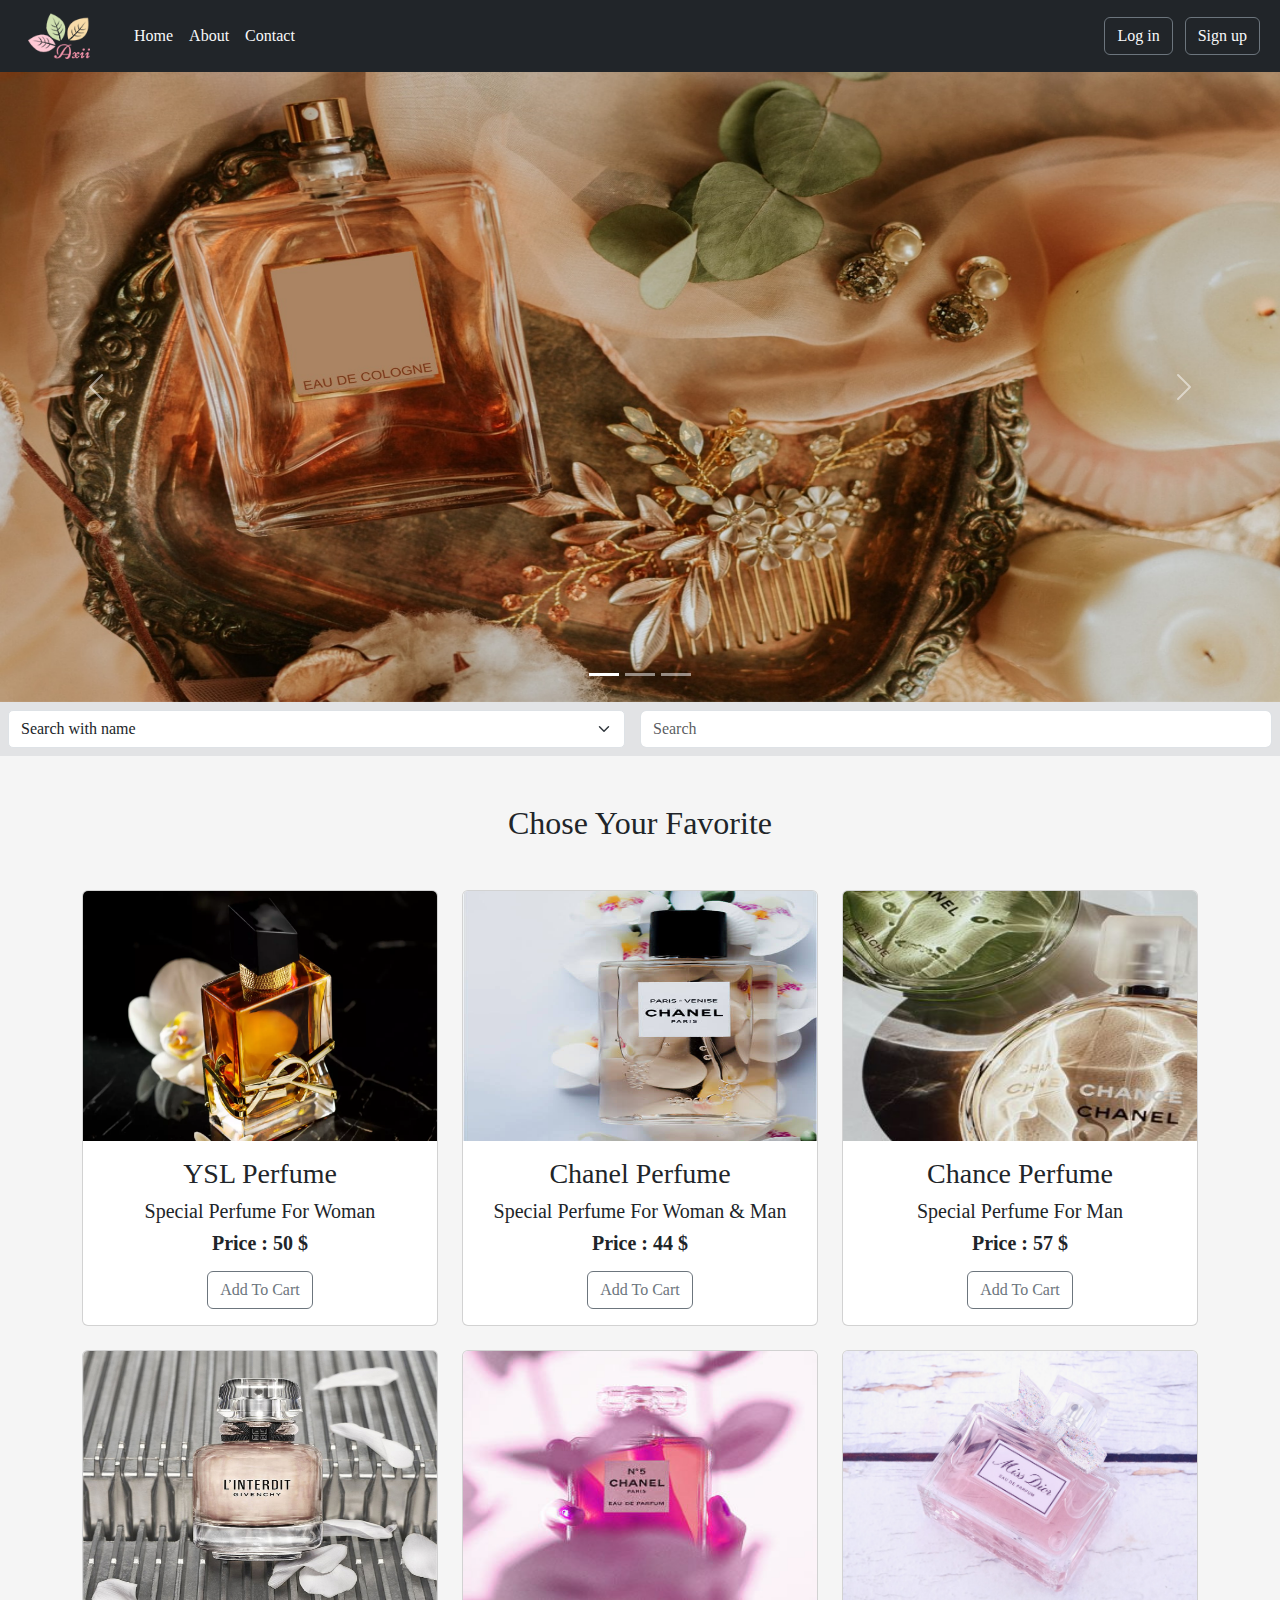
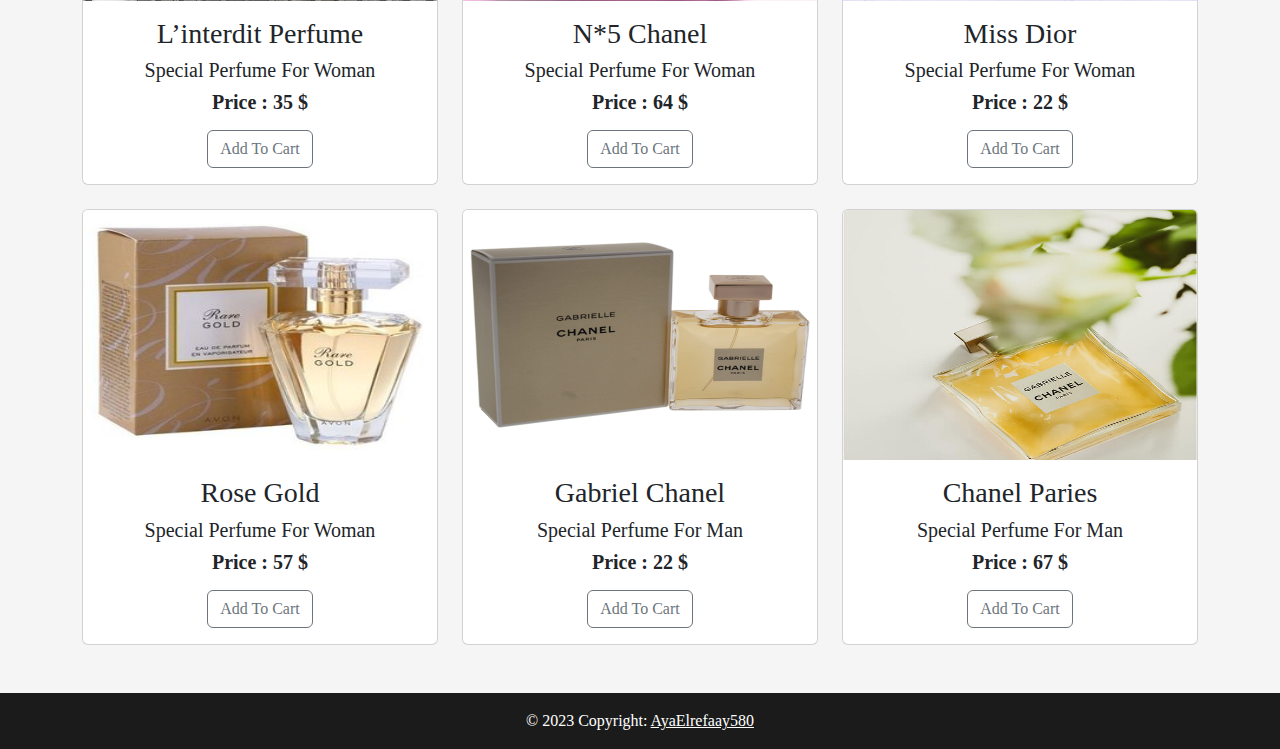
<file: index.html>
<!DOCTYPE html>
<html lang="en">
<head>
    <meta charset="UTF-8">
    <meta name="viewport" content="width=device-width, initial-scale=1.0">
    <title>Axi</title>
    <link rel="stylesheet" href="./css/all.css">
    <link rel="stylesheet" href="./css/style.css">
    <link rel="stylesheet" href="./bootstrap-5.3.0-dist/css/bootstrap.min.css">
</head>
<body style="font-family:serif ;background-color: whitesmoke;">

  <nav class="navbar navbar-expand-lg navbar-light bg-dark">
    <div class="container-fluid">
      <a class="navbar-brand mx-3 " href="index.html"><img src="images/logo_300x300.webp" alt="" class="w-75"></a>
      <button class="navbar-toggler bg-light" type="button" data-bs-toggle="collapse" data-bs-target="#navbarTogglerDemo02" aria-controls="navbarTogglerDemo02" aria-expanded="false" aria-label="Toggle navigation">
        <span class="navbar-toggler-icon bg-light"></span>
      </button>
      <div class="collapse navbar-collapse" id="navbarTogglerDemo02">
        <ul class="navbar-nav me-auto mb-2 mb-lg-0">
          <li class="nav-item">
            <a class="nav-link text-light line2" aria-current="page" href="index.html">Home</a>
          </li>
          <li class="nav-item">
            <a class="nav-link text-light line2" href="about.html">About</a>
          </li>
          <li class="nav-item line2">
            <a class="nav-link text-light  " href="contact.html" >Contact</a>
          </li>
        </ul>
        <div class="d-flex" id="links" >
          
          <button class="btn btn-outline-secondary me-2" type="submit"  ><a href="login.html" class="link-offset-2 link-underline link-underline-opacity-0 text-light ">Log in</a></button>
          <button class="btn btn-outline-secondary me-2" type="submit"  ><a href="register.html" class="link-offset-2 link-underline link-underline-opacity-0 text-light" >Sign up</a></button>
        </div>
        <ul id="user_info" class=" nav">
          <li class="nav-item mt-1 line"><a href="index.html" id="user" style="color: rgb(235, 235, 178);"></a></li>
          <li class="nav-item shopping-cart mx-3  ">
  
              <button class="btn btn-outline-secondary position-relative" type="button" data-bs-toggle="offcanvas" data-bs-target="#offcanvasRight" aria-controls="offcanvasRight"><i class="fas fa-shopping-cart text-light"  class="btn btn-primary" type="button" data-bs-toggle="offcanvas" data-bs-target="#offcanvasRight" aria-controls="offcanvasRight"></i>
                <span class="position-absolute top-0 start-100 translate-middle badge rounded-pill bg-danger" id="count">
                  0
                </span></button>
              <!-- <div class="carts_products">
                  <div></div>
                  <a href="cartsproducts.html">View All Products</a>
              </div> -->
          </li>
          <li class="nav-item"><button class="btn btn-outline-secondary text-light" type="submit" id="logout">Logout</button></li>
  
      </ul>
      </div>
      
    
    </div>
  </nav>

  <div class="offcanvas offcanvas-end" tabindex="-1" id="offcanvasRight" aria-labelledby="offcanvasRightLabel" >
    <div class="offcanvas-header">
      <h3 id="offcanvasRightLabel">My Cart</h3>
      <button type="button" class="btn-close text-reset" data-bs-dismiss="offcanvas" aria-label="Close"></button>
    </div>
    <div class="offcanvas-body container">
      <p id="CartItem" class="text-center"> My Cart is empty</p>
    </div>
    
    <div id="root"></div>
    <h5 class="text-center bg-black m-0 p-2 carts_products"><a href="cartsproducts.html" class=" text-light" style="text-decoration: none;">View All Products</a></h5>
    <div class=" container foot">
      <h5 class=" mt-3">Total</h5>
      <h5 id="total" class=" mt-3">$ 0.00</h5>
    </div>
    
  </div>

<div id="carouselExampleCaptions" class="carousel slide" data-bs-ride="carousel">
  <div class="carousel-indicators">
    <button type="button" data-bs-target="#carouselExampleCaptions" data-bs-slide-to="0" class="active" aria-current="true" aria-label="Slide 1"></button>
    <button type="button" data-bs-target="#carouselExampleCaptions" data-bs-slide-to="1" aria-label="Slide 2"></button>
    <button type="button" data-bs-target="#carouselExampleCaptions" data-bs-slide-to="2" aria-label="Slide 3"></button>
  </div>
  <div class="carousel-inner"  >
    <div class="carousel-item active"  >
      <img src="images/perfume-header-17-wp.jpg" class="d-block  w-100" alt="..." style="height: 70vh;" >
    </div>
    <div class="carousel-item">
      <img src="images/55.jpgv=1691390421" class="d-block w-100 " alt="..." style="height: 70vh;">
    </div>
    <div class="carousel-item">
      <img src="images/vv.webp" class="d-block w-100  " alt="..." style="height: 70vh;">
    </div>
  </div>
  <button class="carousel-control-prev" type="button" data-bs-target="#carouselExampleCaptions" data-bs-slide="prev">
    <span class="carousel-control-prev-icon" aria-hidden="true"></span>
    <span class="visually-hidden">Previous</span>
  </button>
  <button class="carousel-control-next" type="button" data-bs-target="#carouselExampleCaptions" data-bs-slide="next">
    <span class="carousel-control-next-icon" aria-hidden="true"></span>
    <span class="visually-hidden">Next</span>
  </button>
</div>

<div class="container-fluid">
  <div class="row">
<div class=" col-5 input-group bg-secondary-subtle p-2 " >
  <select id="selectSearch" class=" col-6 form-select  me-3" aria-label="Default select example" style="border-radius: 5px;">
    <option value="0" selected>Search with name</option>
    <option value="1">Search with category</option>
  </select>

  <div class=" col-6 form-outline ">
    <input type="search" id="find" class="form-control col-5"  placeholder="Search"/>
  </div>
</div>
</div>
</div>


<div class="container">
  <h2 class="text-center my-5">Chose Your Favorite</h2>
  <div id="nothing-alert" class="">Nothing Found</div>
  <div class="row row-cols-1 row-cols-md-3 g-4 products" id="myProducts">
  </div>
</div>



<footer class="text-center text-white mt-5  "   style="background-color: #222" >
  <!-- Grid container -->
  <!-- <div class="container p-4"></div> -->
  <!-- Grid container -->

  <!-- Copyright -->
  <div class="text-center p-3" style="background-color: rgba(0, 0, 0, 0.2);">
    © 2023 Copyright:
    <a class="text-white" href="https://AyaElrefaay580@gmail.com">AyaElrefaay580</a>
  </div>
  <!-- Copyright -->
</footer>

  <script src="./js/script.js"></script>
  <script src="./bootstrap-5.3.0-dist/js/bootstrap.bundle.min.js"></script>
</body>
</html>
</file>
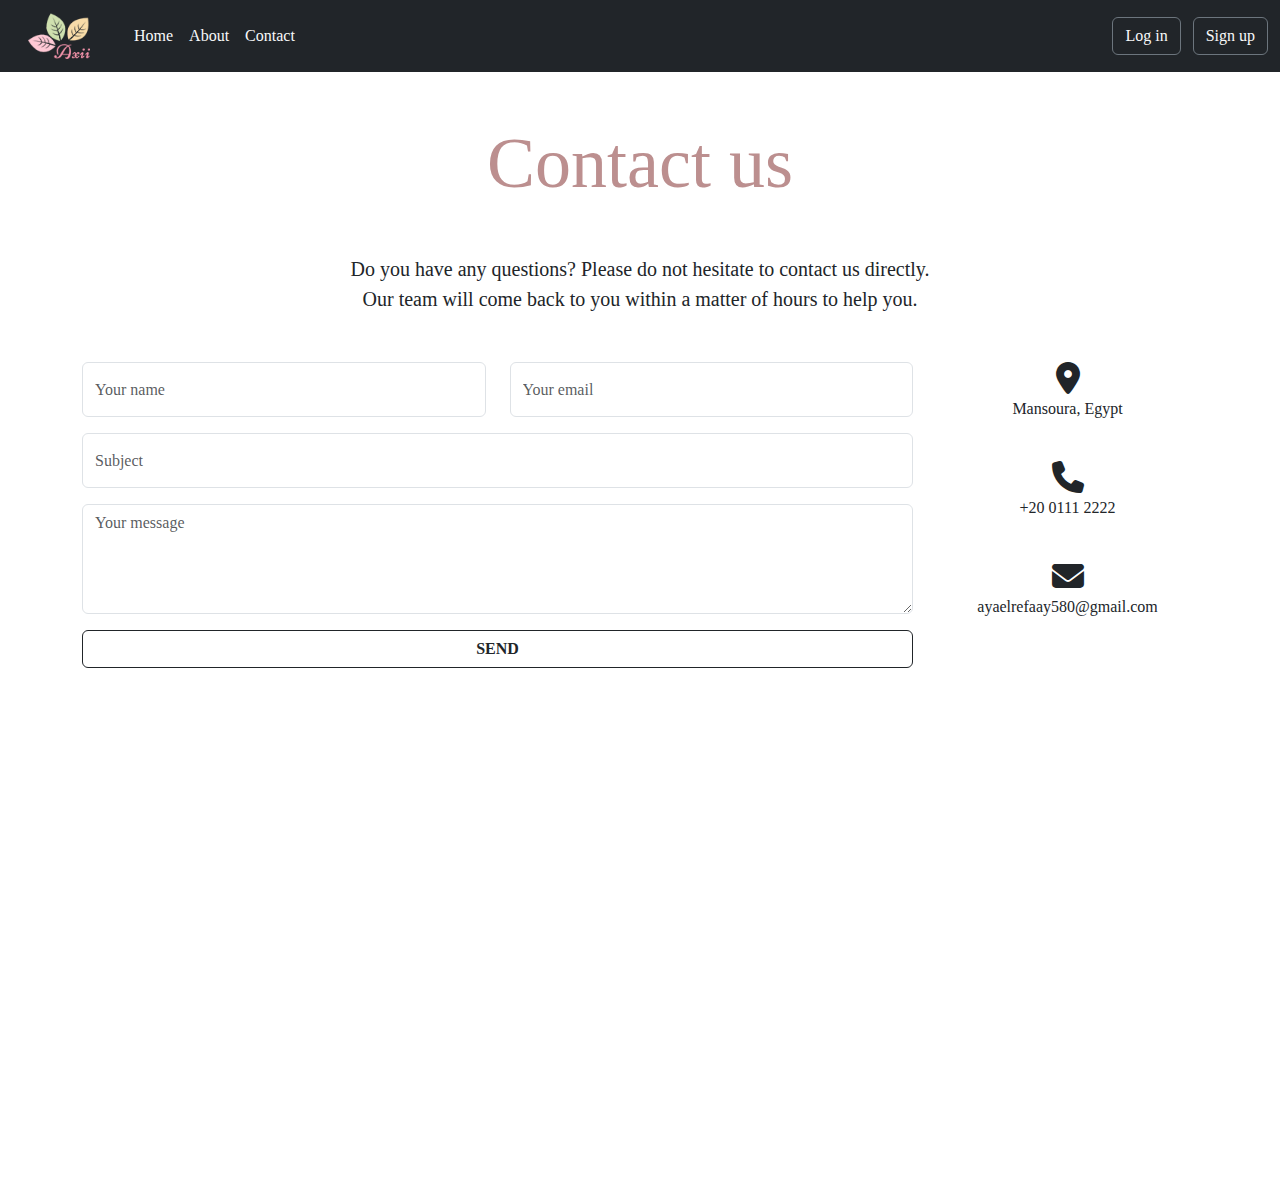
<file: contact.html>
<!DOCTYPE html>
<html lang="en">
<head>
    <meta charset="UTF-8">
    <meta name="viewport" content="width=device-width, initial-scale=1.0">
    <title>Contact us</title>
    <link rel="stylesheet" href="./css/style.css">
    <link rel="stylesheet" href="./css/all.css">
    <link rel="stylesheet" href="./bootstrap-5.3.0-dist/css/bootstrap.min.css">
</head>
<body style="font-family:serif ;">
    <section>

        <div class="offcanvas offcanvas-end" tabindex="-1" id="offcanvasExample" aria-labelledby="offcanvasExampleLabel">
          <div class="offcanvas-header">
            <h5 class="offcanvas-title" id="offcanvasExampleLabel">Offcanvas</h5>
            <button type="button" class="btn-close text-reset" data-bs-dismiss="offcanvas" aria-label="Close"></button>
          </div>
          <div class="offcanvas-body">
            <div>
              Some text as placeholder. In real life you can have the elements you have chosen. Like, text, images, lists, etc.
            </div>
            <div class="dropdown mt-3">
              <button class="btn btn-secondary dropdown-toggle" type="button" id="dropdownMenuButton" data-bs-toggle="dropdown">
                Dropdown button
              </button>
              <ul class="dropdown-menu" aria-labelledby="dropdownMenuButton">
                <li><a class="dropdown-item" href="#">Action</a></li>
                <li><a class="dropdown-item" href="#">Another action</a></li>
                <li><a class="dropdown-item" href="#">Something else here</a></li>
              </ul>
            </div>
          </div>
        </div>
        <nav class="navbar navbar-expand-lg navbar-light bg-dark">
            <div class="container-fluid">
              <a class="navbar-brand mx-3 " href="index.html"><img src="images/logo_300x300.webp" alt="" class="w-75"></a>
              <button class="navbar-toggler bg-light" type="button" data-bs-toggle="collapse" data-bs-target="#navbarTogglerDemo02" aria-controls="navbarTogglerDemo02" aria-expanded="false" aria-label="Toggle navigation">
                <span class="navbar-toggler-icon bg-light"></span>
              </button>
              <div class="collapse navbar-collapse" id="navbarTogglerDemo02">
                <ul class="navbar-nav me-auto mb-2 mb-lg-0">
                  <li class="nav-item">
                    <a class="nav-link text-light" aria-current="page" href="index.html">Home</a>
                  </li>
                  <li class="nav-item">
                    <a class="nav-link text-light" href="about.html">About</a>
                  </li>
                  <li class="nav-item">
                    <a class="nav-link text-light " href="contact.html" >Contact</a>
                  </li>
                </ul>
                <div class="d-flex" id="links" >
                  
                  <button class="btn btn-outline-secondary me-2" type="submit"><a href="login.html" class="link-offset-2 link-underline link-underline-opacity-0 text-light ">Log in</a></button>
                  <button class="btn btn-outline-secondary" type="submit"><a href="register.html" class="link-offset-2 link-underline link-underline-opacity-0 text-light">Sign up</a></button>
                </div>
              </div>

              <ul id="user_info" class=" nav">
                <li class="nav-item mt-1 line"><a href="index.html" id="user" style="color: rgb(235, 235, 178);"></a></li>
                <li class="nav-item shopping-cart mx-3  ">
        
                    <button class="btn btn-outline-secondary position-relative" type="button" data-bs-toggle="offcanvas" data-bs-target="#offcanvasRight" aria-controls="offcanvasRight"><i class="fas fa-shopping-cart text-light"  class="btn btn-primary" type="button" data-bs-toggle="offcanvas" data-bs-target="#offcanvasRight" aria-controls="offcanvasRight"></i>
                      <span class="position-absolute top-0 start-100 translate-middle badge rounded-pill bg-danger" id="count">
                        0
                      </span></button>
                    <div class="carts_products">
                        <div></div>
                        <!-- <a href="cartsproducts.html">View All Products</a> -->
                    </div>
                </li>
                <li class="nav-item"><button class="btn btn-outline-secondary" type="submit" id="logout"><a href="#" id="logout" class="link-offset-2 link-underline link-underline-opacity-0 text-light">Log Out</a></button></li>
        
            </ul> 

            </div>
          </nav>
    </section>

    <div class="offcanvas offcanvas-end" tabindex="-1" id="offcanvasRight" aria-labelledby="offcanvasRightLabel">
      <div class="offcanvas-header">
        <h3 id="offcanvasRightLabel">My Cart</h3>
        <button type="button" class="btn-close text-reset" data-bs-dismiss="offcanvas" aria-label="Close"></button>
      </div>
      <div class="offcanvas-body container">
        <p id="CartItem" class="text-center"> My Cart is empty</p>
      </div>
      <div id="root"></div>
      <div class=" container foot">
        <h5 class=" mt-3">Total</h5>
        <h5 id="total" class=" mt-3">$ 0.00</h5>
      </div>
    </div>
    <section class="mb-4 text-center container">
        <h2 class="display-2 font-weight-bold text-center my-5" style="color: rosybrown;">Contact us</h2>
        <p class="text-center fs-5 mx-auto mb-5">Do you have any questions? Please do not hesitate to contact us directly. <br> Our team will come back to you within
            a matter of hours to help you.</p>
        <div class="row">
            <div class="col-md-9 mb-md-0 mb-5">
                <form id="contact-form" name="contact-form">
                    <div class="row">
                        <div class="col-md-6">
                            <div class="md-form mb-3">
                                <input type="text" id="name" name="name" class="form-control" placeholder="Your name" style="height: 55px;">
                            </div>
                        </div>
                        <div class="col-md-6">
                            <div class="md-form mb-3">
                                <input type="text" id="email" name="email" class="form-control" placeholder="Your email" style="height: 55px;">
                            </div>
                        </div>
                    </div>
                <div class="row">
                    <div class="col-md-12">
                        <div class="md-form mb-3 " >
                            <input type="text" id="subject" name="subject" class="form-control" placeholder="Subject" style="height: 55px;" >
                        </div>
                    </div>
                </div>
                <div class="row">
                    <div class="col-md-12">
                        <div class="md-form mb-3">
                            <textarea type="text" id="message" name="message" rows="2" class="form-control md-textarea" placeholder="Your message" style="height: 110px;"></textarea>
                        </div>
                    </div>
                </div>
            </form>
            <div class="text-center text-md-left">
                <a class="btn btn-outline-dark w-100 fw-bold text-uppercase">Send</a>
            </div>
        </div>
        <div class="col-md-3 text-center">
            <ul class="list-unstyled mb-">
                <li><i class="fas fa-map-marker-alt fa-2x"></i>
                    <p> Mansoura, Egypt</p>
                </li>
                <li><i class="fas fa-phone mt-4 fa-2x"></i>
                    <p>+20 0111 2222</p>
                </li>
                <li><i class="fas fa-envelope mt-4 fa-2x"></i>
                    <p>ayaelrefaay580@gmail.com</p>
                </li>
            </ul>
        </div>
    </div>
    </section>
    
    <!--Google map-->
<div id="map-container-google-2" class=" map-container text-center" >
      <iframe src="https://www.google.com/maps/d/embed?mid=17ypu6lK4l8NDAz2aRpyzK68cseM&hl=en_US&ehbc=2E312F" width="1100" height="480"></iframe>
  </div>
  <!--Google Maps-->
        <script src="./js/script.js"></script>
        <script src="./bootstrap-5.3.0-dist/js/bootstrap.bundle.min.js"></script>
</body>
</html>
</file>
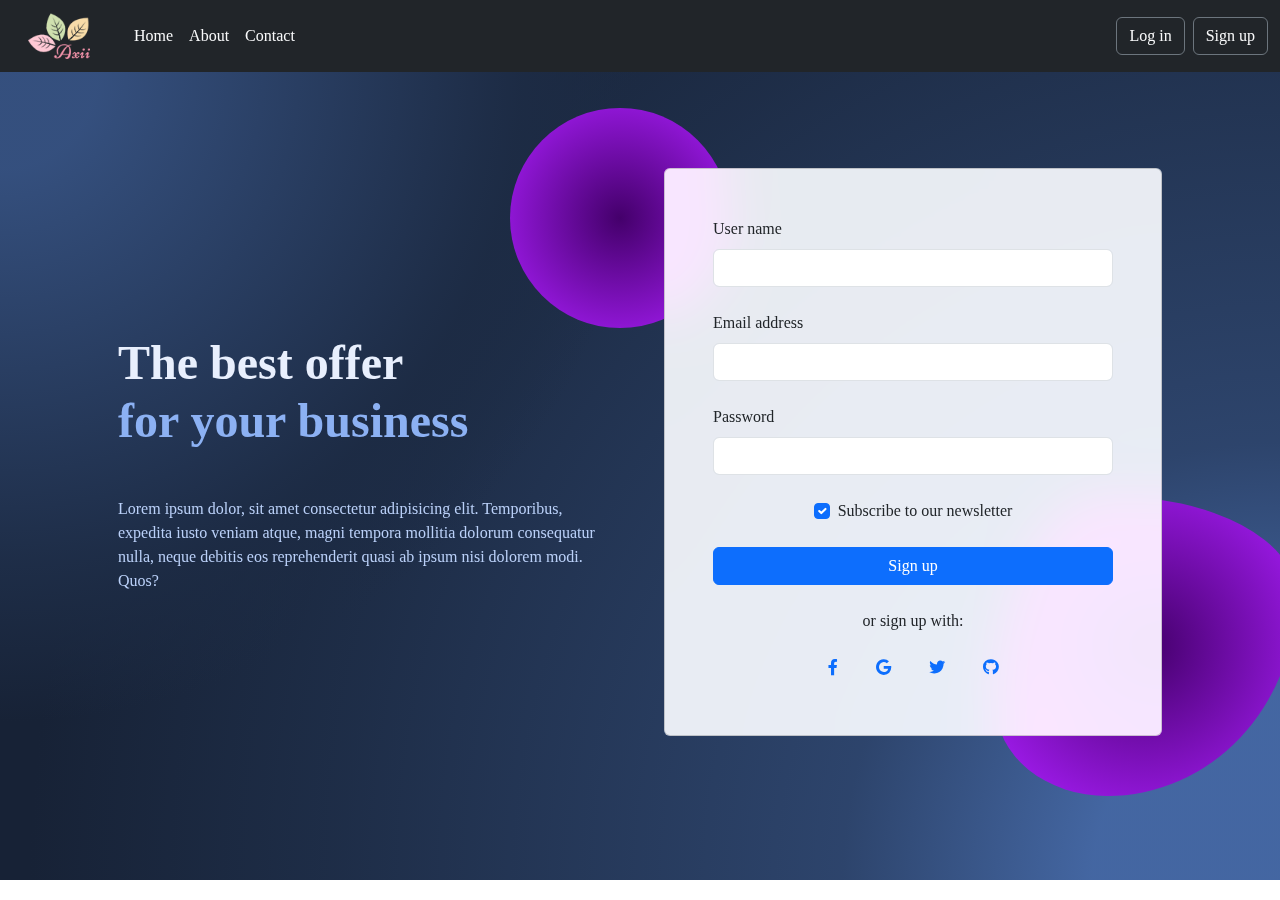
<file: register.html>
<!DOCTYPE html>
<html lang="en">
<head>
    <meta charset="UTF-8">
    <meta name="viewport" content="width=device-width, initial-scale=1.0">
    <title>Axi</title>
    <link rel="stylesheet" href="./css/all.css">
    <link rel="stylesheet" href="./css/style.css">
    <link rel="stylesheet" href="./bootstrap-5.3.0-dist/css/bootstrap.min.css">
</head>
<body style="font-family:serif ;">

  <nav class="navbar navbar-expand-lg navbar-light bg-dark">
    <div class="container-fluid">
      <a class="navbar-brand mx-3 " href="index.html"><img src="images/logo_300x300.webp" alt="" class="w-75"></a>
      <button class="navbar-toggler bg-light" type="button" data-bs-toggle="collapse" data-bs-target="#navbarTogglerDemo02" aria-controls="navbarTogglerDemo02" aria-expanded="false" aria-label="Toggle navigation">
        <span class="navbar-toggler-icon bg-light"></span>
      </button>
      <div class="collapse navbar-collapse" id="navbarTogglerDemo02">
        <ul class="navbar-nav me-auto mb-2 mb-lg-0">
          <li class="nav-item">
            <a class="nav-link text-light" aria-current="page" href="index.html">Home</a>
          </li>
          <li class="nav-item">
            <a class="nav-link text-light" href="about.html">About</a>
          </li>
          <li class="nav-item">
            <a class="nav-link text-light " href="contact.html" >Contact</a>
          </li>
        </ul>
        <div class="d-flex">
          
          <button class="btn btn-outline-secondary me-2" type="submit"><a href="login.html" class="link-offset-2 link-underline link-underline-opacity-0 text-light ">Log in</a></button>
          <button class="btn btn-outline-secondary" type="submit"><a href="#" class="link-offset-2 link-underline link-underline-opacity-0 text-light">Sign up</a></button>
        </div>
      </div>
    </div>
  </nav>

<!-- Section: Design Block -->
<section class="background-radial-gradient overflow-hidden">
    <style>
      .background-radial-gradient {
        background-color: hsl(218, 41%, 15%);
        background-image: radial-gradient(650px circle at 0% 0%,
            hsl(218, 41%, 35%) 15%,
            hsl(218, 41%, 30%) 35%,
            hsl(218, 41%, 20%) 75%,
            hsl(218, 41%, 19%) 80%,
            transparent 100%),
          radial-gradient(1250px circle at 100% 100%,
            hsl(218, 41%, 45%) 15%,
            hsl(218, 41%, 30%) 35%,
            hsl(218, 41%, 20%) 75%,
            hsl(218, 41%, 19%) 80%,
            transparent 100%);
      }
  
      #radius-shape-1 {
        height: 220px;
        width: 220px;
        top: -60px;
        left: -130px;
        background: radial-gradient(#44006b, #ad1fff);
        overflow: hidden;
      }
  
      #radius-shape-2 {
        border-radius: 38% 62% 63% 37% / 70% 33% 67% 30%;
        bottom: -60px;
        right: -110px;
        width: 300px;
        height: 300px;
        background: radial-gradient(#44006b, #ad1fff);
        overflow: hidden;
      }
  
      .bg-glass {
        background-color: hsla(0, 0%, 100%, 0.9) !important;
        backdrop-filter: saturate(200%) blur(25px);
      }
    </style>
  
    <div class="container px-4 py-5 px-md-5 text-center text-lg-start my-5">
      <div class="row gx-lg-5 align-items-center mb-5">
        <div class="col-lg-6 mb-5 mb-lg-0" style="z-index: 10">
          <h1 class="my-5 display-5 fw-bold ls-tight" style="color: hsl(218, 81%, 95%)">
            The best offer <br />
            <span style="color: hsl(218, 81%, 75%)">for your business</span>
          </h1>
          <p class="mb-4 opacity-70" style="color: hsl(218, 81%, 85%)">
            Lorem ipsum dolor, sit amet consectetur adipisicing elit.
            Temporibus, expedita iusto veniam atque, magni tempora mollitia
            dolorum consequatur nulla, neque debitis eos reprehenderit quasi
            ab ipsum nisi dolorem modi. Quos?
          </p>
        </div>
  
        <div class="col-lg-6 mb-5 mb-lg-0 position-relative">
          <div id="radius-shape-1" class="position-absolute rounded-circle shadow-5-strong"></div>
          <div id="radius-shape-2" class="position-absolute shadow-5-strong"></div>
  
          <div class="card bg-glass">
            <div class="card-body px-4 py-5 px-md-5">
              <form>
                <!-- 2 column grid layout with text inputs for the first and last names -->
                <div class="row">
                  <!-- <div class="col-md-6 mb-4"> -->
                    <div class="form-outline mb-4">
                        <label class="form-label" for="form3Example1" >User name</label>
                      <input type="text" id="username" class="form-control" />
                      
                    <!-- </div> -->
                  </div>
                </div>
  
                <!-- Email input -->
                <div class="form-outline mb-4">
                    <label class="form-label" for="form3Example3">Email address</label>
                  <input type="email" id="email" class="form-control" />
                 
                </div>
  
                <!-- Password input -->
                <div class="form-outline mb-4">
                    <label class="form-label" for="form3Example4">Password</label>
                  <input type="password" id="password" class="form-control" />
                  
                </div>
  
                <!-- Checkbox -->
                <div class="form-check d-flex justify-content-center mb-4">
                  <input class="form-check-input me-2" type="checkbox" value="" id="form2Example33" checked />
                  <label class="form-check-label" for="form2Example33">
                    Subscribe to our newsletter
                  </label>
                </div>
  
                <!-- Submit button -->
                <button type="submit" class="btn btn-primary w-100 mb-4" id="sign_up">
                  Sign up
                </button>
  
                <!-- Register buttons -->
                <div class="text-center">
                  <p>or sign up with:</p>
                  <button type="button" class="btn btn-link btn-floating mx-1">
                    <i class="fab fa-facebook-f" id="openFace"></i>
                  </button>
  
                  <button type="button" class="btn btn-link btn-floating mx-1">
                    <i class="fab fa-google" id="openGoogle"></i>
                  </button>
  
                  <button type="button" class="btn btn-link btn-floating mx-1">
                    <i class="fab fa-twitter" id="openTwitter"></i>
                  </button>
  
                  <button type="button" class="btn btn-link btn-floating mx-1">
                    <i class="fab fa-github" id="openGit"></i>
                  </button>
                </div>
              </form>
            </div>
          </div>
        </div>
      </div>
    </div>
  </section>
  <!-- Section: Design Block -->


  <script src="./js/script.js"></script>
  <script src="./bootstrap-5.3.0-dist/js/bootstrap.bundle.min.js"></script>
  <script src="./js/register.js"></script>
</body>
</html>
</file>
<file: css/style.css>
::selection{
    background-color: bisque;
}
.gradient-custom-2 {
    /* fallback for old browsers */
    background: #7a9816;
    
    /* Chrome 10-25, Safari 5.1-6 */
    background: -webkit-linear-gradient(to right, #ee2453, #d8363a, #dd3675, #b0b445);
    
    /* W3C, IE 10+/ Edge, Firefox 16+, Chrome 26+, Opera 12+, Safari 7+ */
    background: linear-gradient(to right, #ee7724, #d8363a, #dd3675, #b44593);
    }
    
    @media (min-width: 768px) {
    .gradient-form {
    height: 100vh !important;
    }
    }
    @media (min-width: 769px) {
    .gradient-custom-2 {
    border-top-right-radius: .3rem;
    border-bottom-right-radius: .3rem;
    }
    }
#user{
    text-decoration: none;
    font-family: serif;
    font-size: 20px;
}    
.line ,.line2{
    position: relative;
}

.line::after , .line2::after{
    content: "";
    position: absolute;
    
    width: 0;
    height: 0;
        
    background-color: rgba(240, 215, 76, 0.584);
    transition: 0.3s;
    
    bottom:0;
    left: 0;

    border-radius: 5px;
    
    opacity: 0;
}

.line:hover::after{
    width: 100%;
    height: 7%;
    opacity: 1;
}

.line2:hover::after{
    margin-left: 8px;
    width: 40%;
    height: 5%;
    opacity: 1;
}
#root{
    width: 60%;
    display: grid;
    grid-template-columns: repeat(2,1fr);
    grid-gap: 20px;
}
.foot{
    display: flex;
    justify-content: space-between;
    border-top: 1px solid #333;
}

.del-icon{
    width: 35px;
    background-color: #0b0a0a;
    color: rgb(243, 235, 219);
    font-size: 16px;
    cursor: pointer;
    text-align: center;
    margin: auto;
}
#nothing-alert{
    display: none;
    width: 20%;
    font-size: 30px;
    background-color:coral ;
    margin: 50px auto;
    text-align: center;
  }
</file>
